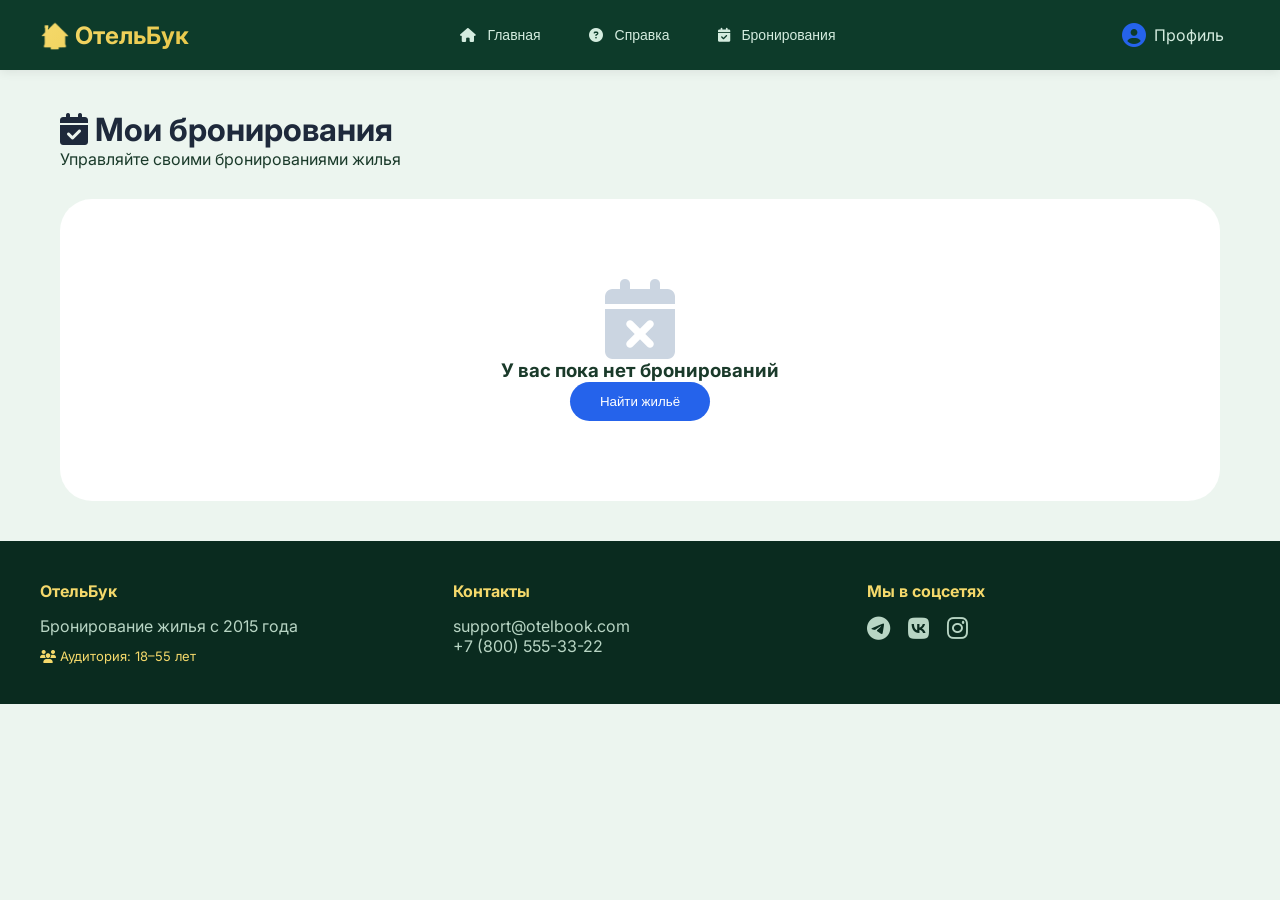
<file: bookings.html>
<!DOCTYPE html>
<html lang="ru">
<head>
    <meta charset="UTF-8">
    <meta name="viewport" content="width=device-width, initial-scale=1.0">
    <title>Мои бронирования - ОтельБук</title>
    <link rel="stylesheet" href="style.css">
    <link href="https://fonts.googleapis.com/css2?family=Inter:wght@300;400;500;600;700&display=swap" rel="stylesheet">
    <link rel="stylesheet" href="https://cdnjs.cloudflare.com/ajax/libs/font-awesome/6.5.1/css/all.min.css">
    <style>
        .bookings-container { max-width: 1200px; margin: 40px auto; padding: 0 20px; }
        .bookings-header { margin-bottom: 30px; }
        .bookings-header h1 { font-size: 32px; color: #1e293b; }
        .empty-bookings { text-align: center; padding: 80px 20px; background: white; border-radius: 32px; }
        .empty-bookings i { font-size: 80px; color: #cbd5e1; }
        .bookings-grid { display: grid; grid-template-columns: repeat(auto-fill, minmax(350px, 1fr)); gap: 25px; }
        .booking-card { background: white; border-radius: 24px; overflow: hidden; box-shadow: 0 4px 15px rgba(0,0,0,0.08); transition: 0.2s; }
        .booking-card:hover { transform: translateY(-3px); }
        .booking-img { height: 180px; overflow: hidden; }
        .booking-img img { width: 100%; height: 100%; object-fit: cover; }
        .booking-info { padding: 20px; }
        .booking-title { font-size: 18px; font-weight: 700; margin-bottom: 8px; }
        .booking-dates { background: #f8fafc; padding: 10px; border-radius: 12px; margin: 10px 0; font-size: 14px; }
        .booking-price { font-size: 20px; font-weight: 700; color: #2563eb; margin: 12px 0; }
        .booking-actions { display: flex; gap: 12px; margin-top: 15px; }
        .cancel-btn { flex:1; padding:10px; background:#fee2e2; color:#dc2626; border:none; border-radius:40px; cursor:pointer; font-weight:600; }
        .view-btn { flex:1; padding:10px; background:#2563eb; color:white; border:none; border-radius:40px; cursor:pointer; font-weight:600; }
        .view-btn:hover { background: #1d4ed8; }
        .cancel-btn:hover { background: #fecaca; }
    </style>
</head>
<body>

<div class="toolbar">
    <div class="logo" onclick="window.location.href='index.html'" style="cursor:pointer;">🏠 ОтельБук</div>
    <div class="toolbar-buttons">
        <button class="tool-btn" onclick="window.location.href='index.html'"><i class="fas fa-home"></i> Главная</button>
        <button class="tool-btn" id="helpBtn"><i class="fas fa-question-circle"></i> Справка</button>
        <button class="tool-btn" onclick="window.location.href='bookings.html'"><i class="fas fa-calendar-check"></i> Бронирования</button>
    </div>
    <div class="profile" onclick="window.location.href='profile.html'">
        <i class="fas fa-user-circle"></i>
        <span>Профиль</span>
    </div>
</div>

<div class="bookings-container">
    <div class="bookings-header">
        <h1><i class="fas fa-calendar-check"></i> Мои бронирования</h1>
        <p>Управляйте своими бронированиями жилья</p>
    </div>
    <div id="bookingsList"></div>
</div>

<footer>
    <div class="footer-content">
        <div><h4>ОтельБук</h4><p>Бронирование жилья с 2015 года</p><p class="age-info"><i class="fas fa-users"></i> Аудитория: 18–55 лет</p></div>
        <div><h4>Контакты</h4><p>support@otelbook.com</p><p>+7 (800) 555-33-22</p></div>
        <div><h4>Мы в соцсетях</h4><div class="social-icons"><i class="fab fa-telegram"></i><i class="fab fa-vk"></i><i class="fab fa-instagram"></i></div></div>
    </div>
</footer>

<script src="data.js"></script>
<script>
    function renderBookings() {
        const bookings = JSON.parse(localStorage.getItem("bookings")) || [];
        const container = document.getElementById("bookingsList");
        
        if (bookings.length === 0) {
            container.innerHTML = `<div class="empty-bookings"><i class="fas fa-calendar-times"></i><h3>У вас пока нет бронирований</h3><button onclick="window.location.href='index.html'" style="background:#2563eb; color:white; border:none; padding:12px 30px; border-radius:40px; cursor:pointer;">Найти жильё</button></div>`;
            return;
        }
        
        container.innerHTML = `<div class="bookings-grid">${bookings.map(booking => `
            <div class="booking-card">
                <div class="booking-img">
                    <img src="${booking.img}" alt="${booking.name}" onerror="this.src='data:image/svg+xml,%3Csvg xmlns=%27http://www.w3.org/2000/svg%27 width=%27400%27 height=%27300%27 viewBox=%270 0 400 300%27%3E%3Crect width=%27400%27 height=%27300%27 fill=%27%232563eb%27/%3E%3Ctext x=%2750%25%27 y=%2750%25%27 text-anchor=%27middle%27 dy=%27.3em%27 fill=%27white%27 font-size=%2724%27%3E🏨%3C/text%3E%3C/svg%3E'">
                </div>
                <div class="booking-info">
                    <div class="booking-title">${booking.name}</div>
                    <div class="booking-dates">
                        <i class="fas fa-calendar-check"></i> <strong>Заезд:</strong> ${booking.checkin || "не указан"}<br>
                        <i class="fas fa-calendar-times"></i> <strong>Выезд:</strong> ${booking.checkout || "не указан"}
                    </div>
                    <div class="booking-price">${booking.price.toLocaleString()} ₽ / ночь</div>
                    <div class="booking-actions">
                        <button class="view-btn" onclick="viewRoomDetails(${booking.id})"><i class="fas fa-eye"></i> Подробнее</button>
                        <button class="cancel-btn" onclick="cancelBooking(${booking.id})"><i class="fas fa-trash"></i> Отменить</button>
                    </div>
                </div>
            </div>
        `).join('')}</div>`;
    }
    
    // Функция для открытия полной карточки отеля
    function viewRoomDetails(id) {
        window.location.href = `room.html?id=${id}`;
    }
    
    function cancelBooking(id) {
        if (confirm("Вы уверены, что хотите отменить бронирование?")) {
            let bookings = JSON.parse(localStorage.getItem("bookings")) || [];
            bookings = bookings.filter(b => b.id !== id);
            localStorage.setItem("bookings", JSON.stringify(bookings));
            renderBookings();
            alert("❌ Бронирование отменено");
        }
    }
    
    function openHelp() {
        const modal = document.createElement("div");
        modal.style.cssText = `position:fixed; top:0; left:0; width:100%; height:100%; background:rgba(0,0,0,0.5); z-index:1000; display:flex; align-items:center; justify-content:center;`;
        modal.innerHTML = `<div style="background:white; border-radius:28px; max-width:400px; width:90%; padding:25px;"><h2><i class="fas fa-life-ring"></i> Справка</h2><p>Здесь отображаются все ваши бронирования. Нажмите "Подробнее" для просмотра информации об отеле.</p><button onclick="this.closest('div').parentElement.remove()" style="background:#2563eb; color:white; border:none; padding:12px; border-radius:40px; width:100%;">Закрыть</button></div>`;
        document.body.appendChild(modal);
    }
    
    document.getElementById("helpBtn")?.addEventListener("click", openHelp);
    document.addEventListener("DOMContentLoaded", renderBookings);
    
    // Аватарка в шапке
    function loadAvatarToHeader() {
        const savedAvatar = localStorage.getItem("userAvatar");
        const profileDiv = document.querySelector(".profile");
        if (!profileDiv) return;
        const onclickAttr = profileDiv.getAttribute("onclick");
        profileDiv.innerHTML = '';
        if (savedAvatar && savedAvatar.startsWith('data:image')) {
            const img = document.createElement("img");
            img.src = savedAvatar;
            img.style.cssText = "width:24px; height:24px; border-radius:50%; object-fit:cover;";
            profileDiv.appendChild(img);
        } else {
            const icon = document.createElement("i");
            icon.className = "fas fa-user-circle";
            icon.style.cssText = "font-size:24px; color:#2563eb;";
            profileDiv.appendChild(icon);
        }
        const span = document.createElement("span");
        span.innerText = "Профиль";
        profileDiv.appendChild(span);
        if (onclickAttr) profileDiv.setAttribute("onclick", onclickAttr);
        else profileDiv.onclick = () => window.location.href = 'profile.html';
    }
    document.addEventListener("DOMContentLoaded", loadAvatarToHeader);
    window.updateAvatarGlobally = loadAvatarToHeader;
</script>

</body>
</html>
</file>
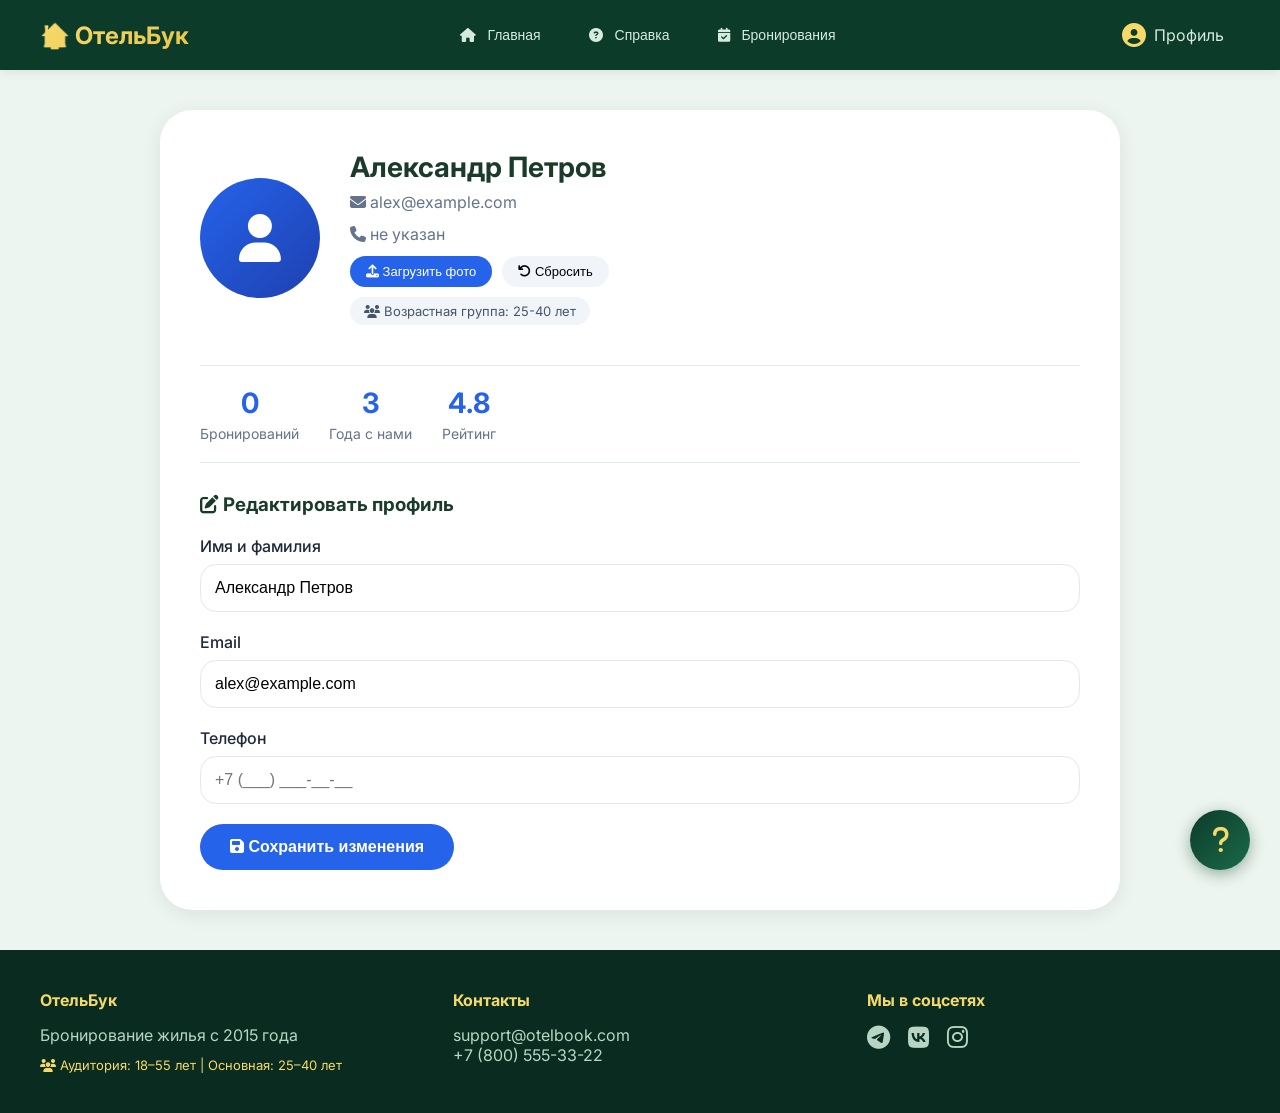
<file: profile.html>
<!DOCTYPE html>
<html lang="ru">
<head>
    <meta charset="UTF-8">
    <meta name="viewport" content="width=device-width, initial-scale=1.0">
    <title>Мой профиль - ОтельБук</title>
    <link rel="stylesheet" href="style.css">
    <link href="https://fonts.googleapis.com/css2?family=Inter:wght@300;400;500;600;700&display=swap" rel="stylesheet">
    <link rel="stylesheet" href="https://cdnjs.cloudflare.com/ajax/libs/font-awesome/6.5.1/css/all.min.css">
    <style>
        .profile-container {
            max-width: 1000px;
            margin: 40px auto;
            padding: 0 20px;
        }
        .profile-card {
            background: white;
            border-radius: 32px;
            padding: 40px;
            box-shadow: 0 4px 20px rgba(0,0,0,0.08);
        }
        .profile-header {
            display: flex;
            align-items: center;
            gap: 30px;
            margin-bottom: 40px;
            flex-wrap: wrap;
        }
        .profile-avatar {
            width: 120px;
            height: 120px;
            background: linear-gradient(135deg, #2563eb, #1e40af);
            border-radius: 60px;
            display: flex;
            align-items: center;
            justify-content: center;
            font-size: 48px;
            color: white;
            cursor: pointer;
            transition: 0.2s;
            overflow: hidden;
        }
        .profile-avatar img {
            width: 100%;
            height: 100%;
            object-fit: cover;
        }
        .profile-avatar:hover {
            transform: scale(1.05);
        }
        .avatar-buttons {
            display: flex;
            gap: 10px;
            margin-top: 10px;
            flex-wrap: wrap;
        }
        .avatar-btn {
            background: #f1f5f9;
            border: none;
            padding: 8px 16px;
            border-radius: 30px;
            cursor: pointer;
            font-size: 13px;
            transition: 0.2s;
        }
        .avatar-btn:hover {
            background: #e2e8f0;
        }
        .avatar-btn.upload {
            background: #2563eb;
            color: white;
        }
        .avatar-btn.upload:hover {
            background: #1d4ed8;
        }
        .profile-info h1 {
            font-size: 28px;
            margin-bottom: 8px;
        }
        .profile-info p {
            color: #64748b;
            margin-bottom: 12px;
        }
        .profile-stats {
            display: flex;
            gap: 30px;
            margin: 30px 0;
            padding: 20px 0;
            border-top: 1px solid #e2e8f0;
            border-bottom: 1px solid #e2e8f0;
        }
        .stat {
            text-align: center;
        }
        .stat-value {
            font-size: 28px;
            font-weight: 700;
            color: #2563eb;
        }
        .stat-label {
            font-size: 14px;
            color: #64748b;
            margin-top: 5px;
        }
        .profile-form {
            margin-top: 30px;
        }
        .form-group {
            margin-bottom: 20px;
        }
        .form-group label {
            display: block;
            font-weight: 500;
            margin-bottom: 8px;
            color: #1e293b;
        }
        .form-group input {
            width: 100%;
            padding: 14px;
            border: 1px solid #e2e8f0;
            border-radius: 16px;
            font-size: 16px;
            transition: 0.2s;
        }
        .form-group input:focus {
            outline: none;
            border-color: #2563eb;
            box-shadow: 0 0 0 3px rgba(37,99,235,0.1);
        }
        .save-btn {
            background: #2563eb;
            color: white;
            border: none;
            padding: 14px 30px;
            border-radius: 40px;
            font-size: 16px;
            font-weight: 600;
            cursor: pointer;
            transition: 0.2s;
        }
        .save-btn:hover {
            background: #1d4ed8;
        }
        .age-badge {
            display: inline-block;
            background: #f1f5f9;
            padding: 6px 14px;
            border-radius: 30px;
            font-size: 13px;
            color: #475569;
            margin-top: 10px;
        }
        #avatarUpload {
            display: none;
        }
    </style>
</head>
<body>

<div class="toolbar">
    <div class="logo" onclick="window.location.href='index.html'" style="cursor:pointer;">🏠 ОтельБук</div>
    <div class="toolbar-buttons">
        <button class="tool-btn" onclick="window.location.href='index.html'"><i class="fas fa-home"></i> Главная</button>
        <button class="tool-btn" id="helpBtn"><i class="fas fa-question-circle"></i> Справка</button>
        <button class="tool-btn" onclick="window.location.href='bookings.html'"><i class="fas fa-calendar-check"></i> Бронирования</button>
    </div>
    <div class="profile" onclick="window.location.href='profile.html'">
        <i class="fas fa-user-circle"></i>
        <span>Профиль</span>
    </div>
</div>

<div class="profile-container">
    <div class="profile-card">
        <div class="profile-header">
            <div class="profile-avatar" id="avatar">
                <i class="fas fa-user" id="avatarIcon"></i>
            </div>
            <div class="profile-info">
                <h1 id="userName">Александр Петров</h1>
                <p><i class="fas fa-envelope"></i> alex@example.com</p>
                <p><i class="fas fa-phone"></i> <span id="phoneDisplay"></span></p>
                <div class="avatar-buttons">
                    <button class="avatar-btn upload" onclick="document.getElementById('avatarUpload').click()">
                        <i class="fas fa-upload"></i> Загрузить фото
                    </button>
                    <button class="avatar-btn" onclick="resetAvatar()">
                        <i class="fas fa-undo"></i> Сбросить
                    </button>
                </div>
                <span class="age-badge"><i class="fas fa-users"></i> Возрастная группа: 25-40 лет</span>
            </div>
        </div>

        <div class="profile-stats">
            <div class="stat">
                <div class="stat-value" id="bookingsCount">0</div>
                <div class="stat-label">Бронирований</div>
            </div>
            <div class="stat">
                <div class="stat-value">3</div>
                <div class="stat-label">Года с нами</div>
            </div>
            <div class="stat">
                <div class="stat-value">4.8</div>
                <div class="stat-label">Рейтинг</div>
            </div>
        </div>

        <div class="profile-form">
            <h3 style="margin-bottom: 20px;"><i class="fas fa-edit"></i> Редактировать профиль</h3>
            <div class="form-group">
                <label>Имя и фамилия</label>
                <input type="text" id="fullName" value="Александр Петров">
            </div>
            <div class="form-group">
                <label>Email</label>
                <input type="email" id="email" value="alex@example.com">
            </div>
            <div class="form-group">
                <label>Телефон</label>
                <input type="tel" id="phone" placeholder="+7 (___) ___-__-__" value="">
            </div>
            <button class="save-btn" onclick="saveProfile()"><i class="fas fa-save"></i> Сохранить изменения</button>
        </div>
    </div>
</div>

<footer>
    <div class="footer-content">
        <div>
            <h4>ОтельБук</h4>
            <p>Бронирование жилья с 2015 года</p>
            <p class="age-info"><i class="fas fa-users"></i> Аудитория: 18–55 лет | Основная: 25–40 лет</p>
        </div>
        <div>
            <h4>Контакты</h4>
            <p>support@otelbook.com</p>
            <p>+7 (800) 555-33-22</p>
        </div>
        <div>
            <h4>Мы в соцсетях</h4>
            <div class="social-icons">
                <i class="fab fa-telegram"></i>
                <i class="fab fa-vk"></i>
                <i class="fab fa-instagram"></i>
            </div>
        </div>
    </div>
</footer>

<input type="file" id="avatarUpload" accept="image/*" style="display:none">

<script src="data.js"></script>
<script>
    function loadProfile() {
        const profile = JSON.parse(localStorage.getItem("profile")) || {
            name: "Александр Петров",
            email: "alex@example.com",
            phone: ""
        };
        document.getElementById("fullName").value = profile.name;
        document.getElementById("email").value = profile.email;
        document.getElementById("phone").value = profile.phone || "";
        document.getElementById("userName").innerText = profile.name;
        
        const phoneDisplay = document.getElementById("phoneDisplay");
        if (phoneDisplay) phoneDisplay.innerText = profile.phone || "не указан";
        
        const bookings = JSON.parse(localStorage.getItem("bookings")) || [];
        document.getElementById("bookingsCount").innerText = bookings.length;
        
        loadAvatar();
    }
    
    function saveProfile() {
        const profile = {
            name: document.getElementById("fullName").value,
            email: document.getElementById("email").value,
            phone: document.getElementById("phone").value
        };
        localStorage.setItem("profile", JSON.stringify(profile));
        document.getElementById("userName").innerText = profile.name;
        const phoneDisplay = document.getElementById("phoneDisplay");
        if (phoneDisplay) phoneDisplay.innerText = profile.phone || "не указан";
        alert("✅ Профиль успешно сохранён!");
    }
    
    function loadAvatar() {
        const savedAvatar = localStorage.getItem("userAvatar");
        const avatarDiv = document.getElementById("avatar");
        
        if (savedAvatar && savedAvatar.startsWith('data:image')) {
            avatarDiv.innerHTML = `<img src="${savedAvatar}" style="width:100%; height:100%; object-fit:cover; border-radius:50%;">`;
        } else {
            avatarDiv.innerHTML = `<i class="fas fa-user" id="avatarIcon"></i>`;
        }
    }
    
    function uploadAvatar(file) {
        if (!file) return;
        const reader = new FileReader();
        reader.onload = function(e) {
            const imageData = e.target.result;
            localStorage.setItem("userAvatar", imageData);
            loadAvatar();
            if (window.updateAvatarGlobally) window.updateAvatarGlobally();
        };
        reader.readAsDataURL(file);
    }
    
    function resetAvatar() {
        localStorage.removeItem("userAvatar");
        loadAvatar();
        if (window.updateAvatarGlobally) window.updateAvatarGlobally();
        alert("🖼️ Аватар сброшен на стандартный");
    }
    
    document.getElementById("avatarUpload")?.addEventListener("change", function(e) {
        if (e.target.files && e.target.files[0]) uploadAvatar(e.target.files[0]);
    });
    
    function openHelp() {
        const modal = document.createElement("div");
        modal.style.cssText = `position:fixed; top:0; left:0; width:100%; height:100%; background:rgba(0,0,0,0.5); z-index:1000; display:flex; align-items:center; justify-content:center;`;
        modal.innerHTML = `
            <div style="background:white; border-radius:28px; max-width:400px; width:90%; padding:25px;">
                <h2><i class="fas fa-life-ring"></i> Справка</h2>
                <p><strong>Профиль:</strong> Здесь вы можете изменить свои данные</p>
                <p><strong>Аватар:</strong> Нажмите "Загрузить фото"</p>
                <p><strong>Телефон:</strong> Вводится в формате +7 (XXX) XXX-XX-XX</p>
                <button onclick="this.closest('div').parentElement.remove()" style="background:#2563eb; color:white; border:none; padding:12px; border-radius:40px; width:100%;">Закрыть</button>
            </div>
        `;
        document.body.appendChild(modal);
    }
    
    document.getElementById("helpBtn")?.addEventListener("click", openHelp);
    document.addEventListener("DOMContentLoaded", loadProfile);
    document.getElementById("bookingsBtn")?.addEventListener("click", () => {
        window.location.href = "bookings.html";
    });
    
    const phoneInput = document.getElementById("phone");
    if (phoneInput) {
        phoneInput.addEventListener("input", function(e) {
            let raw = this.value.replace(/\D/g, '');
            if (raw.length === 0) return;
            if (raw.length > 11) raw = raw.slice(0, 11);
            let formatted = '';
            if (raw.length >= 1) formatted = '+7';
            if (raw.length >= 2) formatted += ' (' + raw.slice(1, 4);
            if (raw.length >= 5) formatted += ') ' + raw.slice(4, 7);
            if (raw.length >= 8) formatted += '-' + raw.slice(7, 9);
            if (raw.length >= 10) formatted += '-' + raw.slice(9, 11);
            this.value = formatted;
        });
        phoneInput.addEventListener("keydown", function(e) {
            if (e.key === "Backspace" || e.key === "Delete" || e.key === "Tab" || 
                e.key === "Escape" || e.key === "Enter" || e.key === "ArrowLeft" || 
                e.key === "ArrowRight" || e.key === "ArrowUp" || e.key === "ArrowDown") return;
            if (!/^\d$/.test(e.key)) e.preventDefault();
        });
    }
    
    // Плавающая кнопка справки
    document.addEventListener("DOMContentLoaded", function() {
        const helpFab = document.getElementById("helpFab");
        const helpCenter = document.getElementById("helpCenter");
        const helpClose = document.getElementById("helpClose");
        if (helpFab) helpFab.addEventListener("click", () => helpCenter.classList.toggle("active"));
        if (helpClose) helpClose.addEventListener("click", () => helpCenter.classList.remove("active"));
        const helpTabs = document.querySelectorAll(".help-tab");
        const helpPanes = document.querySelectorAll(".help-pane");
        helpTabs.forEach(tab => {
            tab.addEventListener("click", () => {
                const tabId = tab.getAttribute("data-tab");
                helpTabs.forEach(t => t.classList.remove("active"));
                tab.classList.add("active");
                helpPanes.forEach(pane => pane.classList.remove("active"));
                document.getElementById(tabId).classList.add("active");
            });
        });
        document.addEventListener("click", (e) => {
            if (helpCenter && helpFab && !helpCenter.contains(e.target) && !helpFab.contains(e.target) && helpCenter.classList.contains("active")) {
                helpCenter.classList.remove("active");
            }
        });
    });
</script>

<!-- ПЛАВАЮЩАЯ КНОПКА СПРАВКИ -->
<div class="help-fab" id="helpFab">
    <i class="fas fa-question"></i>
</div>

<div class="help-center" id="helpCenter">
    <div class="help-header">
        <h3><i class="fas fa-life-ring"></i> Справочный центр</h3>
        <button class="help-close" id="helpClose">&times;</button>
    </div>
    <div class="help-tabs">
        <button class="help-tab active" data-tab="videos">🎥 Видео</button>
        <button class="help-tab" data-tab="faq">❓ FAQ</button>
        <button class="help-tab" data-tab="age">👥 О нас</button>
    </div>
    <div class="help-content">
        <div class="help-pane active" id="videos">
            <div class="video-item">
                <iframe src="https://www.youtube.com/embed/dQw4w9WgXcQ" title="Как забронировать отель" frameborder="0" allowfullscreen></iframe>
                <div class="video-title">📹 Как забронировать отель на ОтельБук</div>
            </div>
            <div class="video-item">
                <iframe src="https://www.youtube.com/embed/SnJz7l7CkxE" title="Поиск и фильтры" frameborder="0" allowfullscreen></iframe>
                <div class="video-title">🔍 Как пользоваться поиском и фильтрами</div>
            </div>
            <div class="video-item">
                <iframe src="https://www.youtube.com/embed/9bZkp7q19f0" title="Управление бронированиями" frameborder="0" allowfullscreen></iframe>
                <div class="video-title">📋 Как управлять бронированиями</div>
            </div>
        </div>
        <div class="help-pane" id="faq">
            <div class="faq-item">
                <div class="faq-question" onclick="this.nextElementSibling.classList.toggle('show')"><span>❓ Как забронировать жильё?</span><span>▼</span></div>
                <div class="faq-answer">Нажмите на карточку отеля, затем кнопку "Забронировать сейчас".</div>
            </div>
            <div class="faq-item">
                <div class="faq-question" onclick="this.nextElementSibling.classList.toggle('show')"><span>❓ Как отменить бронирование?</span><span>▼</span></div>
                <div class="faq-answer">Перейдите в "Бронирования" → нажмите "Отменить".</div>
            </div>
            <div class="faq-item">
                <div class="faq-question" onclick="this.nextElementSibling.classList.toggle('show')"><span>❓ Как изменить данные профиля?</span><span>▼</span></div>
                <div class="faq-answer">Перейдите в "Профиль" → измените поля → "Сохранить".</div>
            </div>
            <div class="faq-item">
                <div class="faq-question" onclick="this.nextElementSibling.classList.toggle('show')"><span>❓ Как пользоваться фильтрами?</span><span>▼</span></div>
                <div class="faq-answer">Выберите тип жилья, цену и рейтинг — результаты обновятся автоматически.</div>
            </div>
        </div>
        <div class="help-pane" id="age">
            <div class="age-card">
                <h4><i class="fas fa-users"></i> Наша аудитория</h4>
                <p><strong>18–55 лет</strong> — основная целевая группа</p>
                <p><strong>25–40 лет</strong> — ядро аудитории</p>
            </div>
            <div class="age-card">
                <h4><i class="fas fa-star"></i> Почему выбирают нас</h4>
                <p>✓ Более 10 000 объектов</p>
                <p>✓ Лучшие цены</p>
                <p>✓ Поддержка 24/7</p>
            </div>
            <div class="age-card">
                <h4><i class="fas fa-envelope"></i> Контакты</h4>
                <p>Email: support@otelbook.com</p>
                <p>Телефон: +7 (800) 555-33-22</p>
            </div>
        </div>
    </div>
</div>

</body>
</html>
</file>
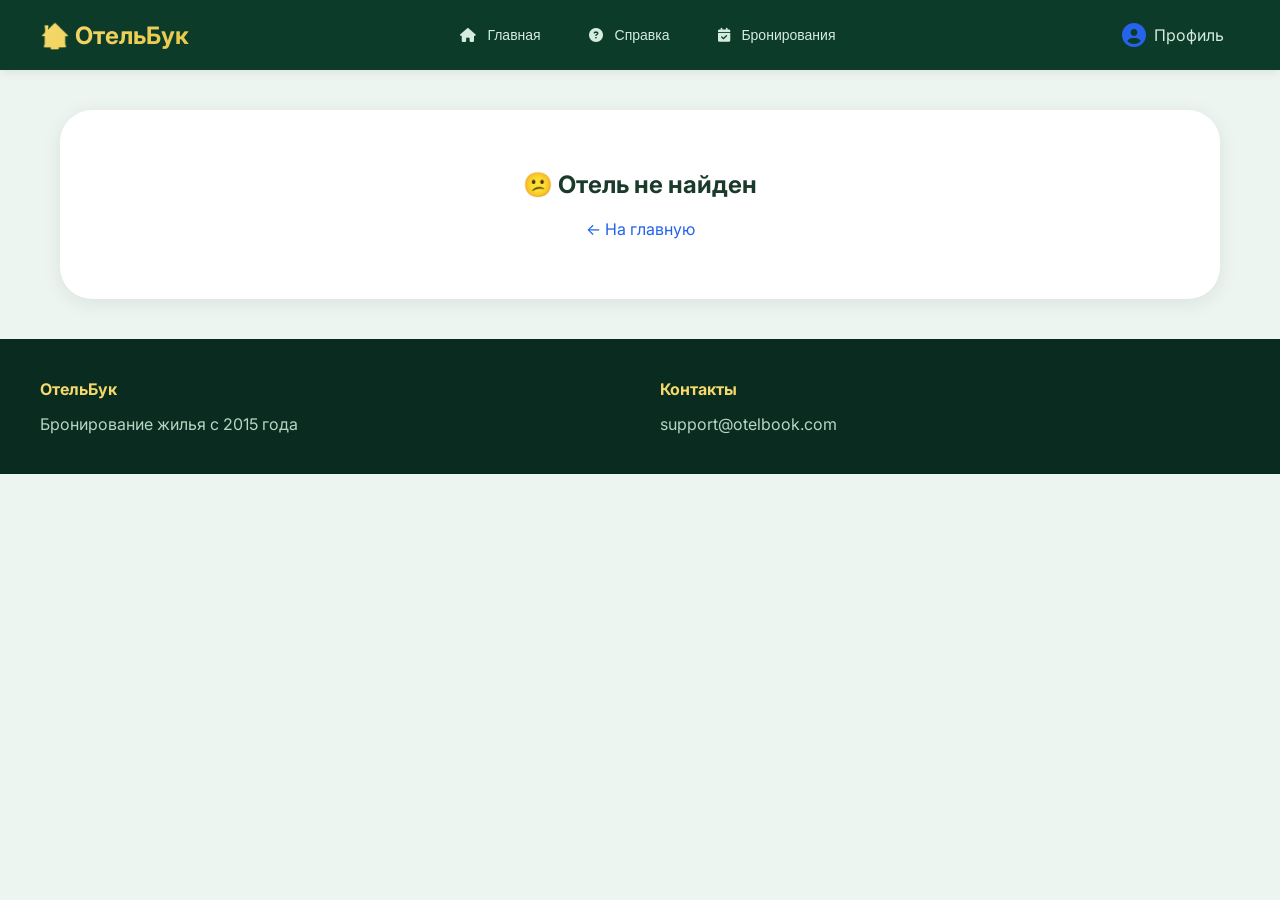
<file: room.html>
<!DOCTYPE html>
<html lang="ru">
<head>
    <meta charset="UTF-8">
    <meta name="viewport" content="width=device-width, initial-scale=1.0">
    <title>Детали отеля - ОтельБук</title>
    <link rel="stylesheet" href="style.css">
    <link href="https://fonts.googleapis.com/css2?family=Inter:wght@300;400;500;600;700&display=swap" rel="stylesheet">
    <link rel="stylesheet" href="https://cdnjs.cloudflare.com/ajax/libs/font-awesome/6.5.1/css/all.min.css">
    <style>
        .room-container { max-width: 1200px; margin: 40px auto; padding: 0 20px; }
        .room-card { background: white; border-radius: 32px; overflow: hidden; box-shadow: 0 4px 20px rgba(0,0,0,0.08); }
        .room-hero { background: linear-gradient(135deg, #1e293b, #0f172a); color: white; padding: 60px 40px; text-align: center; }
        .room-hero h1 { font-size: 42px; margin-bottom: 15px; }
        .room-rating { display: inline-flex; align-items: center; gap: 8px; background: rgba(255,255,255,0.2); padding: 8px 20px; border-radius: 40px; }
        .room-content { padding: 40px; }
        .room-grid { display: grid; grid-template-columns: 1fr 1fr; gap: 40px; }
        .room-img { background: #f1f5f9; border-radius: 24px; overflow: hidden; min-height: 300px; display: flex; align-items: center; justify-content: center; }
        .room-img img { width: 100%; height: 100%; object-fit: cover; }
        .price-block { background: #f8fafc; padding: 20px; border-radius: 20px; text-align: center; margin: 20px 0; }
        .price-block .price { font-size: 36px; font-weight: 700; color: #2563eb; }
        .book-now-btn { background: #2563eb; color: white; border: none; padding: 16px; border-radius: 50px; font-size: 18px; font-weight: 600; cursor: pointer; width: 100%; margin-top: 20px; }
        .back-btn { display: inline-block; margin-top: 20px; color: #2563eb; text-decoration: none; }
        .date-picker { display: flex; gap: 20px; margin: 20px 0; flex-wrap: wrap; }
        .date-picker input { padding: 12px; border: 1px solid #e2e8f0; border-radius: 16px; flex: 1; }
        @media (max-width: 768px) { .room-grid { grid-template-columns: 1fr; } .room-hero h1 { font-size: 28px; } }
    </style>
</head>
<body>

<div class="toolbar">
    <div class="logo" onclick="window.location.href='index.html'" style="cursor:pointer;">🏠 ОтельБук</div>
    <div class="toolbar-buttons">
        <button class="tool-btn" onclick="window.location.href='index.html'"><i class="fas fa-home"></i> Главная</button>
        <button class="tool-btn" id="helpBtn"><i class="fas fa-question-circle"></i> Справка</button>
        <button class="tool-btn" onclick="window.location.href='bookings.html'"><i class="fas fa-calendar-check"></i> Бронирования</button>
    </div>
    <div class="profile" onclick="window.location.href='profile.html'">
        <i class="fas fa-user-circle"></i>
        <span>Профиль</span>
    </div>
</div>

<div class="room-container" id="roomContainer"></div>

<footer>
    <div class="footer-content">
        <div><h4>ОтельБук</h4><p>Бронирование жилья с 2015 года</p></div>
        <div><h4>Контакты</h4><p>support@otelbook.com</p></div>
    </div>
</footer>

<script src="data.js"></script>
<script>
    const urlParams = new URLSearchParams(window.location.search);
    const roomId = parseInt(urlParams.get('id'));
    const room = rooms.find(r => r.id === roomId);
    
    function renderRoom() {
        const container = document.getElementById("roomContainer");
        if (!room) {
            container.innerHTML = `<div class="room-card" style="text-align:center; padding:60px;"><h2>😕 Отель не найден</h2><a href="index.html" class="back-btn">← На главную</a></div>`;
            return;
        }
        container.innerHTML = `
            <div class="room-card">
                <div class="room-hero">
                    <h1>${room.name}</h1>
                    <div class="room-rating">⭐ ${room.rating} / 5.0</div>
                </div>
                <div class="room-content">
                    <div class="room-grid">
                        <div class="room-img">
                            <img src="${room.img}" alt="${room.name}" onerror="this.src='data:image/svg+xml,%3Csvg xmlns=%27http://www.w3.org/2000/svg%27 width=%27400%27 height=%27300%27 viewBox=%270 0 400 300%27%3E%3Crect width=%27400%27 height=%27300%27 fill=%27%232563eb%27/%3E%3Ctext x=%2750%25%27 y=%2750%25%27 text-anchor=%27middle%27 dy=%27.3em%27 fill=%27white%27 font-size=%2724%27%3E🏨%3C/text%3E%3C/svg%3E'">
                        </div>
                        <div class="room-info">
                            <p><strong>📍 Расположение:</strong> ${room.location}</p>
                            <p><strong>📝 Описание:</strong> ${room.description}</p>
                            <div class="price-block"><div class="price">${room.price.toLocaleString()} ₽</div><div>за ночь</div></div>
                        </div>
                    </div>
                    <div class="date-picker">
                        <input type="date" id="checkin" placeholder="Дата заезда">
                        <input type="date" id="checkout" placeholder="Дата выезда">
                    </div>
                    <button class="book-now-btn" onclick="bookThisRoom(${room.id})">📅 Забронировать сейчас</button>
                    <a href="index.html" class="back-btn">← Назад к результатам</a>
                </div>
            </div>
        `;
    }
    
    function bookThisRoom(id) {
        const checkin = document.getElementById("checkin")?.value;
        const checkout = document.getElementById("checkout")?.value;
        if (!checkin || !checkout) {
            alert("❌ Выберите даты заезда и выезда!");
            return;
        }
        if (new Date(checkin) >= new Date(checkout)) {
            alert("❌ Дата выезда должна быть позже даты заезда!");
            return;
        }
        const roomToBook = rooms.find(r => r.id === id);
        let bookings = JSON.parse(localStorage.getItem("bookings")) || [];
        if (bookings.some(b => b.id === id)) {
            alert(`❌ ${roomToBook.name} уже в бронированиях!`);
        } else {
            bookings.push({...roomToBook, checkin, checkout});
            localStorage.setItem("bookings", JSON.stringify(bookings));
            alert(`✅ ${roomToBook.name} забронирован с ${checkin} по ${checkout}!`);
        }
    }
    
    function openHelp() {
        alert("Справка: выберите даты и нажмите Забронировать");
    }
    
    document.getElementById("helpBtn")?.addEventListener("click", openHelp);
    document.addEventListener("DOMContentLoaded", renderRoom);
    
    function loadAvatarToHeader() {
        const savedAvatar = localStorage.getItem("userAvatar");
        const profileDiv = document.querySelector(".profile");
        if (!profileDiv) return;
        const onclickAttr = profileDiv.getAttribute("onclick");
        profileDiv.innerHTML = '';
        if (savedAvatar && savedAvatar.startsWith('data:image')) {
            const img = document.createElement("img");
            img.src = savedAvatar;
            img.style.cssText = "width:24px; height:24px; border-radius:50%; object-fit:cover;";
            profileDiv.appendChild(img);
        } else {
            const icon = document.createElement("i");
            icon.className = "fas fa-user-circle";
            icon.style.cssText = "font-size:24px; color:#2563eb;";
            profileDiv.appendChild(icon);
        }
        const span = document.createElement("span");
        span.innerText = "Профиль";
        profileDiv.appendChild(span);
        if (onclickAttr) profileDiv.setAttribute("onclick", onclickAttr);
        else profileDiv.onclick = () => window.location.href = 'profile.html';
    }
    document.addEventListener("DOMContentLoaded", loadAvatarToHeader);
</script>

</body>
</html>
</file>
<file: style.css>
* {
    margin: 0;
    padding: 0;
    box-sizing: border-box;
}

body {
    font-family: 'Inter', sans-serif;
    background: #ecf5ef;
    color: #1a3a2a;
}


/* ========== ПАНЕЛЬ ИНСТРУМЕНТОВ ========== */

.toolbar {
    display: flex;
    justify-content: space-between;
    align-items: center;
    padding: 15px 40px;
    background: #0d3b2a;
    box-shadow: 0 2px 10px rgba(0, 0, 0, 0.08);
    position: sticky;
    top: 0;
    z-index: 100;
}

.logo {
    font-size: 24px;
    font-weight: 700;
    background: linear-gradient(135deg, #f5d96b, #e8c84a);
    -webkit-background-clip: text;
    background-clip: text;
    color: transparent;
    cursor: pointer;
}

.toolbar-buttons {
    display: flex;
    gap: 12px;
}

.tool-btn {
    background: none;
    border: none;
    padding: 8px 18px;
    border-radius: 30px;
    font-size: 14px;
    font-weight: 500;
    cursor: pointer;
    transition: 0.2s;
    color: #d4ecdf;
}

.tool-btn i {
    margin-right: 8px;
}

.tool-btn:hover {
    background: rgba(245, 217, 107, 0.2);
    color: #f5d96b;
}

.profile {
    display: flex;
    align-items: center;
    gap: 8px;
    cursor: pointer;
    padding: 8px 16px;
    border-radius: 30px;
    transition: 0.2s;
    color: #d4ecdf;
}

.profile:hover {
    background: rgba(245, 217, 107, 0.2);
}

.profile i {
    font-size: 24px;
    color: #f5d96b;
}

.profile img {
    width: 24px;
    height: 24px;
    border-radius: 50%;
    object-fit: cover;
}


/* ========== ГЛАВНЫЙ БЛОК ========== */

.hero {
    background: linear-gradient(135deg, #0d3b2a 0%, #1a6b4a 100%);
    color: white;
    padding: 50px 40px 60px;
    text-align: center;
}

.hero h1 {
    font-size: 42px;
    margin-bottom: 15px;
}

.hero h1 .highlight {
    color: #f5d96b;
}

.hero p {
    font-size: 18px;
    margin-bottom: 35px;
}

.search-box {
    max-width: 650px;
    margin: 0 auto 40px;
    display: flex;
    align-items: center;
    background: white;
    border-radius: 60px;
    padding: 8px 8px 8px 25px;
    gap: 12px;
}

.search-box i {
    color: #0d3b2a;
    font-size: 20px;
}

.search-box input {
    flex: 1;
    border: none;
    outline: none;
    font-size: 16px;
    padding: 16px 0;
}

.search-box button {
    background: #0d3b2a;
    color: #f5d96b;
    border: none;
    padding: 12px 35px;
    border-radius: 50px;
    font-weight: 600;
    cursor: pointer;
    transition: 0.2s;
}

.search-box button:hover {
    background: #f5d96b;
    color: #0d3b2a;
}


/* ========== ФИЛЬТРЫ ========== */

.filters {
    background: rgba(13, 59, 42, 0.85);
    backdrop-filter: blur(10px);
    border-radius: 24px;
    padding: 25px;
    max-width: 950px;
    margin: 0 auto;
}

.filter-group {
    margin-bottom: 20px;
    text-align: left;
}

.filter-group label {
    display: block;
    font-size: 14px;
    font-weight: 500;
    margin-bottom: 12px;
    color: #f5d96b;
}

.filter-buttons,
.rating-buttons {
    display: flex;
    flex-wrap: wrap;
    gap: 12px;
}

.filter-btn,
.rating-btn {
    background: rgba(255, 255, 255, 0.15);
    border: 1px solid rgba(255, 255, 255, 0.25);
    padding: 8px 22px;
    border-radius: 40px;
    color: white;
    cursor: pointer;
    transition: 0.2s;
    font-size: 14px;
}

.filter-btn.active,
.rating-btn.active {
    background: #f5d96b;
    border-color: #f5d96b;
    color: #0d3b2a;
}

.filter-group input[type="range"] {
    width: 100%;
    height: 6px;
    border-radius: 10px;
    margin-top: 10px;
    background: #d4ecdf;
    -webkit-appearance: none;
    appearance: none;
}

.filter-group input[type="range"]::-webkit-slider-thumb {
    -webkit-appearance: none;
    width: 18px;
    height: 18px;
    border-radius: 50%;
    background: #f5d96b;
    cursor: pointer;
    border: 2px solid #0d3b2a;
}


/* ========== КАРТОЧКИ ========== */

.results {
    max-width: 1300px;
    margin: 0 auto;
    padding: 40px;
}

.results-header {
    display: flex;
    justify-content: space-between;
    align-items: center;
    margin-bottom: 30px;
    flex-wrap: wrap;
    gap: 15px;
}

.results-header h2 {
    font-size: 28px;
    color: #0d3b2a;
}

.results-header select {
    padding: 10px 20px;
    border-radius: 30px;
    border: 1px solid #b8d5c4;
    background: white;
    font-size: 14px;
}

.cards-grid {
    display: grid;
    grid-template-columns: repeat(auto-fill, minmax(320px, 1fr));
    gap: 28px;
}

.card {
    background: white;
    border-radius: 24px;
    overflow: hidden;
    box-shadow: 0 4px 15px rgba(0, 0, 0, 0.08);
    transition: 0.3s;
    cursor: pointer;
}

.card:hover {
    transform: translateY(-5px);
    box-shadow: 0 15px 30px rgba(13, 59, 42, 0.15);
}

.card-img {
    height: 210px;
    display: flex;
    align-items: center;
    justify-content: center;
    overflow: hidden;
    background: linear-gradient(135deg, #c8e0d4, #b0d0be);
}

.card-img img {
    width: 100%;
    height: 100%;
    object-fit: cover;
    transition: transform 0.3s ease;
}

.card:hover .card-img img {
    transform: scale(1.05);
}

.card-info {
    padding: 20px;
}

.card-title {
    font-size: 20px;
    font-weight: 700;
    margin-bottom: 8px;
    color: #0d3b2a;
}

.card-rating {
    display: flex;
    align-items: center;
    gap: 8px;
    margin: 10px 0;
}

.stars {
    color: #f5d96b;
    letter-spacing: 2px;
}

.card-price {
    font-size: 22px;
    font-weight: 700;
    color: #0d3b2a;
    margin: 12px 0;
}

.card-location {
    color: #5a8c72;
    font-size: 14px;
    display: flex;
    align-items: center;
    gap: 6px;
}

.book-btn {
    margin-top: 15px;
    width: 100%;
    padding: 12px;
    background: #ecf5ef;
    border: none;
    border-radius: 40px;
    font-weight: 600;
    cursor: pointer;
    transition: 0.2s;
    color: #0d3b2a;
}

.book-btn:hover {
    background: #f5d96b;
    color: #0d3b2a;
}


/* ========== ПОДВАЛ ========== */

footer {
    background: #0a2b1f;
    color: #b8d5c4;
    padding: 40px;
    margin-top: 40px;
}

.footer-content {
    max-width: 1200px;
    margin: 0 auto;
    display: grid;
    grid-template-columns: repeat(auto-fit, minmax(250px, 1fr));
    gap: 40px;
}

footer h4 {
    color: #f5d96b;
    margin-bottom: 15px;
}

.age-info {
    margin-top: 12px;
    color: #f5d96b;
    font-size: 13px;
}

.social-icons {
    display: flex;
    gap: 18px;
    font-size: 24px;
    cursor: pointer;
    color: #b8d5c4;
}

.social-icons i:hover {
    color: #f5d96b;
}


/* ========== АДАПТИВ ========== */

@media (max-width: 768px) {
    .toolbar {
        padding: 12px 20px;
        flex-wrap: wrap;
        gap: 10px;
    }
    .toolbar-buttons {
        flex-wrap: wrap;
        gap: 6px;
    }
    .hero h1 {
        font-size: 28px;
    }
    .hero {
        padding: 35px 20px;
    }
    .filters {
        padding: 18px;
    }
    .results {
        padding: 20px;
    }
    .cards-grid {
        grid-template-columns: 1fr;
    }
}


/* ========== ПЛАВАЮЩАЯ КНОПКА СПРАВКИ ========== */

.help-fab {
    position: fixed;
    bottom: 30px;
    right: 30px;
    width: 60px;
    height: 60px;
    background: linear-gradient(135deg, #0d3b2a, #1a6b4a);
    border-radius: 50%;
    display: flex;
    align-items: center;
    justify-content: center;
    cursor: pointer;
    box-shadow: 0 4px 15px rgba(13, 59, 42, 0.4);
    transition: all 0.3s ease;
    z-index: 999;
}

.help-fab:hover {
    transform: scale(1.1);
    box-shadow: 0 6px 20px rgba(245, 217, 107, 0.3);
}

.help-fab i {
    font-size: 28px;
    color: #f5d96b;
}


/* ========== СПРАВОЧНЫЙ ЦЕНТР ========== */

.help-center {
    position: fixed;
    bottom: 100px;
    right: 30px;
    width: 380px;
    max-width: calc(100vw - 40px);
    background: white;
    border-radius: 24px;
    box-shadow: 0 20px 40px rgba(0, 0, 0, 0.2);
    z-index: 1000;
    overflow: hidden;
    animation: slideIn 0.3s ease;
    display: none;
}

.help-center.active {
    display: block;
}

@keyframes slideIn {
    from {
        opacity: 0;
        transform: translateY(20px);
    }
    to {
        opacity: 1;
        transform: translateY(0);
    }
}

.help-header {
    background: linear-gradient(135deg, #0d3b2a, #0a2b1f);
    color: white;
    padding: 20px;
    display: flex;
    justify-content: space-between;
    align-items: center;
}

.help-header h3 {
    margin: 0;
    font-size: 18px;
}

.help-close {
    background: rgba(255, 255, 255, 0.2);
    border: none;
    color: #f5d96b;
    width: 32px;
    height: 32px;
    border-radius: 50%;
    cursor: pointer;
    font-size: 18px;
}

.help-tabs {
    display: flex;
    border-bottom: 1px solid #e2e8f0;
    background: #f8fafc;
}

.help-tab {
    flex: 1;
    padding: 12px;
    text-align: center;
    background: none;
    border: none;
    cursor: pointer;
    font-size: 14px;
    font-weight: 500;
    color: #5a8c72;
    transition: 0.2s;
}

.help-tab.active {
    color: #f5d96b;
    border-bottom: 2px solid #f5d96b;
}

.help-content {
    padding: 20px;
    max-height: 450px;
    overflow-y: auto;
}

.help-pane {
    display: none;
}

.help-pane.active {
    display: block;
}

.video-item {
    margin-bottom: 20px;
    border-radius: 16px;
    overflow: hidden;
    background: #ecf5ef;
}

.video-item iframe {
    width: 100%;
    height: 180px;
}

.video-item .video-title {
    padding: 10px;
    font-size: 14px;
    font-weight: 500;
    background: white;
    color: #0d3b2a;
}

.faq-item {
    margin-bottom: 16px;
    padding: 12px;
    background: #ecf5ef;
    border-radius: 12px;
}

.faq-question {
    font-weight: 600;
    cursor: pointer;
    display: flex;
    justify-content: space-between;
    color: #0d3b2a;
}

.faq-answer {
    display: none;
    margin-top: 8px;
    color: #5a8c72;
    font-size: 14px;
}

.faq-answer.show {
    display: block;
}

.age-card {
    background: linear-gradient(135deg, #0d3b2a10, #1a6b4a10);
    padding: 16px;
    border-radius: 16px;
    margin-bottom: 15px;
}

.age-card h4 {
    color: #f5d96b;
    margin-bottom: 10px;
}
</file>
